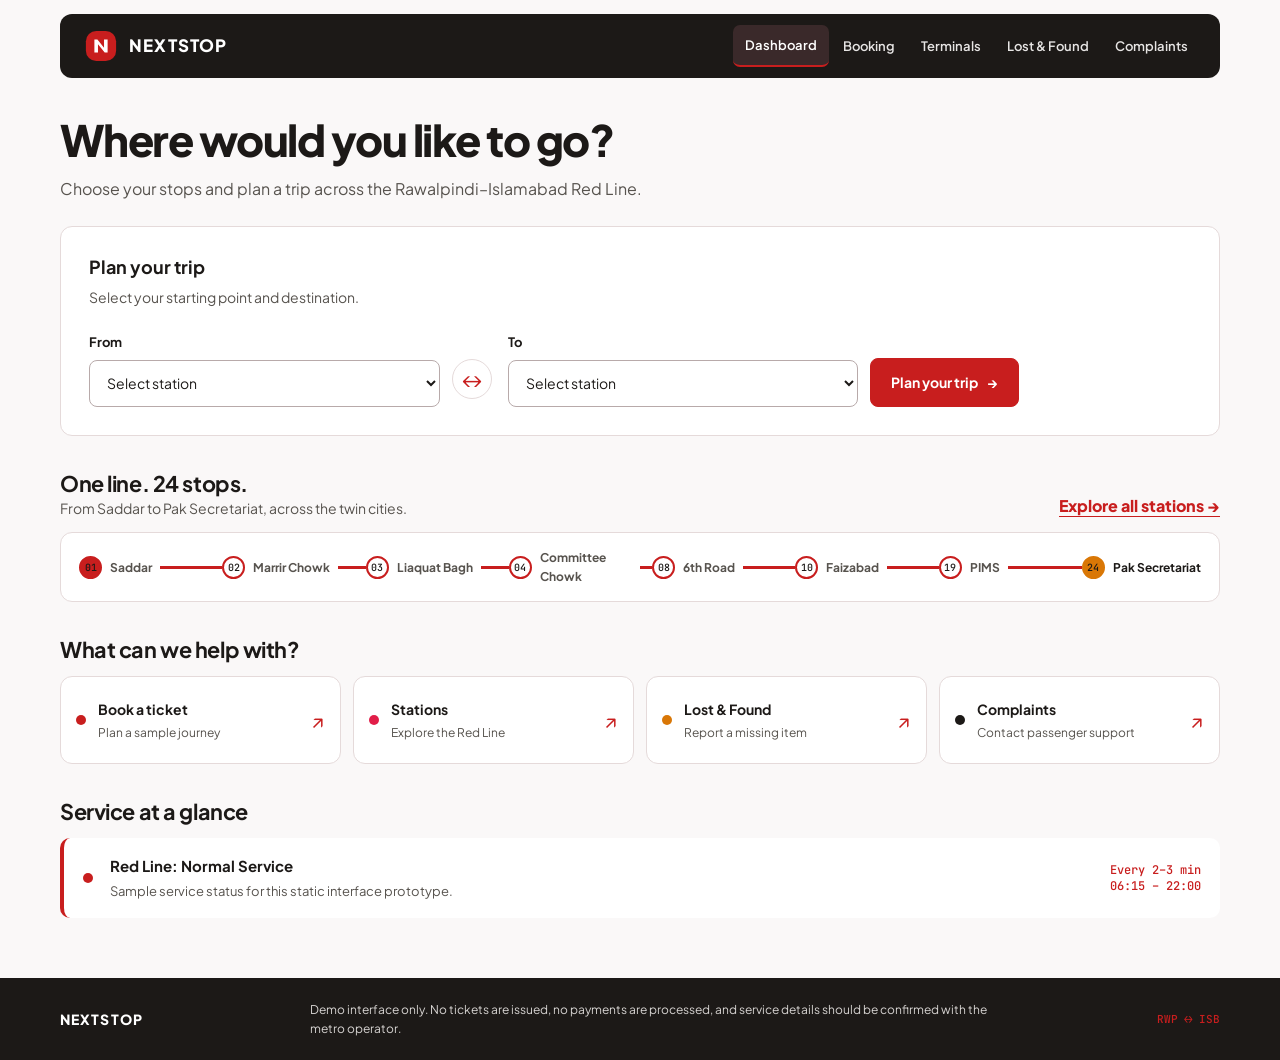
<file: index.html>
<!doctype html>
<html lang="en">
  <head>
    <meta charset="utf-8" />
    <meta name="viewport" content="width=device-width, initial-scale=1" />
    <meta
      name="description"
      content="Plan a journey on the NextStop Rawalpindi–Islamabad metro system."
    />
    <title>NextStop — Metro journey planner</title>
    <link rel="preconnect" href="https://fonts.googleapis.com" />
    <link rel="preconnect" href="https://fonts.gstatic.com" crossorigin />
    <link rel="stylesheet" href="style.css" />
  </head>
  <body>
    <header class="site-header">
      <nav class="navbar" aria-label="Main navigation">
        <a class="brand" href="index.html" aria-label="NextStop home">
          <svg class="brand-mark" viewBox="0 0 36 36" aria-hidden="true">
            <rect x="2" y="2" width="32" height="32" rx="11" fill="#C81E1E" />
            <path
              d="M11 25V11h3.2l7 8.8V11H25v14h-3.1l-7.1-8.9V25z"
              fill="#FFFFFF"
            />
          </svg>
          NEXTSTOP
        </a>
        <div class="nav-links">
          <a href="index.html" aria-current="page">Dashboard</a>
          <a href="booking.html">Booking</a>
          <a href="terminals.html">Terminals</a>
          <a href="lost-found.html">Lost &amp; Found</a>
          <a href="complaints.html">Complaints</a>
        </div>
      </nav>
    </header>
    <main>
      <header class="page-heading">
        <h1 id="hero-title">Where would you like to go?</h1>
        <p>Choose your stops and plan a trip across the Rawalpindi–Islamabad Red Line.</p>
      </header>
      <section class="panel panel-pad journey-panel" aria-labelledby="journey-title">
        <h2 id="journey-title">Plan your trip</h2>
        <p class="panel-intro">Select your starting point and destination.</p>
        <form class="journey-form journey-form-panel" action="booking.html" method="get">
          <div class="field journey-field">
            <label for="from-station">From</label>
            <select id="from-station" name="from">
              <option value="" selected>Select station</option>
              <option>Saddar</option>
              <option>Marrir Chowk</option>
              <option>Liaquat Bagh</option>
              <option>Committee Chowk</option>
              <option>Waris Khan</option>
              <option>Chandni Chowk</option>
              <option>Rehmanabad</option>
              <option>6th Road</option>
              <option>Khatam-e-Nabuwat</option>
              <option>Faizabad</option>
              <option>IJP Road</option>
              <option>Potohar</option>
              <option>Khayaban-e-Johar</option>
              <option>Faiz Ahmed Faiz</option>
              <option>Kashmir Highway</option>
              <option>Chaman</option>
              <option>Ibn-e-Sina</option>
              <option>Katchery</option>
              <option>PIMS</option>
              <option>Stock Exchange</option>
              <option>7th Avenue</option>
              <option>Shaheed-e-Millat</option>
              <option>Parade Ground</option>
              <option>Pak Secretariat</option>
            </select>
          </div>
          <span class="swap-mark" aria-hidden="true">↔</span>
          <div class="field journey-field">
            <label for="to-station">To</label>
            <select id="to-station" name="to">
              <option value="" selected>Select station</option>
              <option>Saddar</option>
              <option>Marrir Chowk</option>
              <option>Liaquat Bagh</option>
              <option>Committee Chowk</option>
              <option>Waris Khan</option>
              <option>Chandni Chowk</option>
              <option>Rehmanabad</option>
              <option>6th Road</option>
              <option>Khatam-e-Nabuwat</option>
              <option>Faizabad</option>
              <option>IJP Road</option>
              <option>Potohar</option>
              <option>Khayaban-e-Johar</option>
              <option>Faiz Ahmed Faiz</option>
              <option>Kashmir Highway</option>
              <option>Chaman</option>
              <option>Ibn-e-Sina</option>
              <option>Katchery</option>
              <option>PIMS</option>
              <option>Stock Exchange</option>
              <option>7th Avenue</option>
              <option>Shaheed-e-Millat</option>
              <option>Parade Ground</option>
              <option>Pak Secretariat</option>
            </select>
          </div>
          <button class="button" type="submit">
            Plan your trip <span aria-hidden="true">→</span>
          </button>
        </form>
      </section>

      <section class="section" aria-labelledby="route-preview-heading">
        <div class="section-title-row">
          <div>
            <h2 id="route-preview-heading">One line. 24 stops.</h2>
            <p>From Saddar to Pak Secretariat, across the twin cities.</p>
          </div>
          <a class="text-link" href="terminals.html"
            >Explore all stations <span aria-hidden="true">→</span></a
          >
        </div>
        <div
          class="route-preview"
          aria-label="Route preview from Saddar to Pak Secretariat"
        >
          <div class="route-preview-track">
            <div class="route-stop"><span class="route-dot">01</span>Saddar</div>
            <div class="route-stop"><span class="route-dot">02</span>Marrir Chowk</div>
            <div class="route-stop"><span class="route-dot">03</span>Liaquat Bagh</div>
            <div class="route-stop"><span class="route-dot">04</span>Committee Chowk</div>
            <div class="route-stop"><span class="route-dot">08</span>6th Road</div>
            <div class="route-stop"><span class="route-dot">10</span>Faizabad</div>
            <div class="route-stop"><span class="route-dot">19</span>PIMS</div>
            <div class="route-stop"><span class="route-dot">24</span>Pak Secretariat</div>
          </div>
        </div>
      </section>

      <section class="section" aria-labelledby="quick-links-heading">
        <div class="section-title-row">
          <div><h2 id="quick-links-heading">What can we help with?</h2></div>
        </div>
        <div class="quick-grid">
          <a class="quick-card" href="booking.html"
            ><span class="quick-dot" aria-hidden="true"></span
            ><span
              ><strong>Book a ticket</strong
              ><small>Plan a sample journey</small></span
            ><span class="quick-arrow" aria-hidden="true">↗</span></a
          >
          <a class="quick-card" href="terminals.html"
            ><span class="quick-dot" aria-hidden="true"></span
            ><span
              ><strong>Stations</strong
              ><small>Explore the Red Line</small></span
            ><span class="quick-arrow" aria-hidden="true">↗</span></a
          >
          <a class="quick-card" href="lost-found.html"
            ><span class="quick-dot" aria-hidden="true"></span
            ><span
              ><strong>Lost &amp; Found</strong
              ><small>Report a missing item</small></span
            ><span class="quick-arrow" aria-hidden="true">↗</span></a
          >
          <a class="quick-card" href="complaints.html"
            ><span class="quick-dot" aria-hidden="true"></span
            ><span
              ><strong>Complaints</strong
              ><small>Contact passenger support</small></span
            ><span class="quick-arrow" aria-hidden="true">↗</span></a
          >
        </div>
      </section>

      <section class="section" aria-labelledby="service-heading">
        <div class="section-title-row">
          <h2 id="service-heading">Service at a glance</h2>
        </div>
        <div class="status-card">
          <span class="status-light" aria-hidden="true"></span>
          <div>
            <h2>Red Line: Normal Service</h2>
            <p>Sample service status for this static interface prototype.</p>
          </div>
          <span class="status-meta">Every 2–3 min<br />06:15 – 22:00</span>
        </div>
      </section>
    </main>
    <footer class="site-footer">
      <div class="footer-inner">
        <span class="footer-brand">NEXTSTOP</span>
        <p>
          Demo interface only. No tickets are issued, no payments are processed,
          and service details should be confirmed with the metro operator.
        </p>
        <span class="footer-mono">RWP ↔ ISB</span>
      </div>
    </footer>
  </body>
</html>
</file>
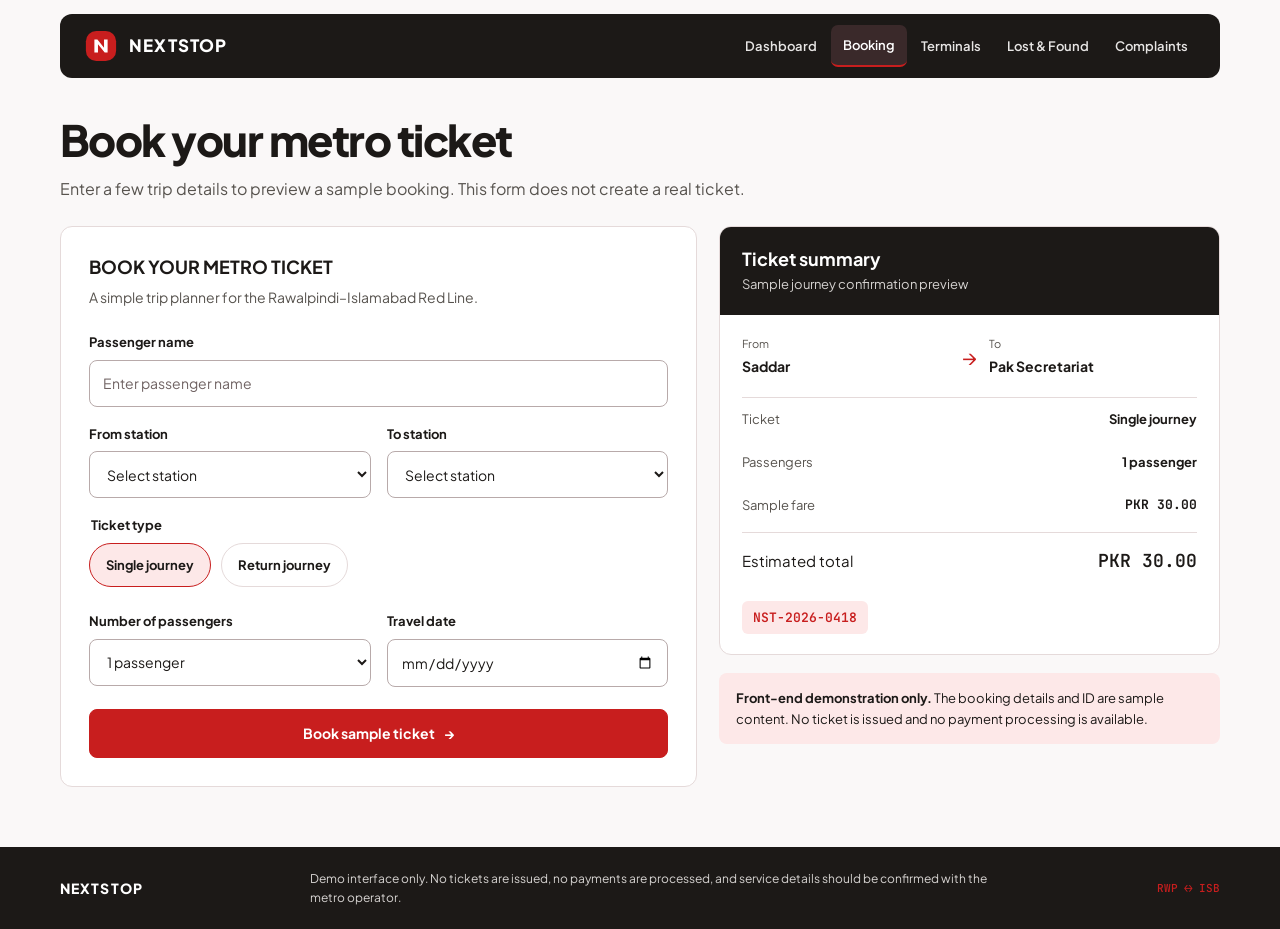
<file: booking.html>
<!doctype html>
<html lang="en">
  <head>
    <meta charset="utf-8" />
    <meta name="viewport" content="width=device-width, initial-scale=1" />
    <meta
      name="description"
      content="Preview the NextStop metro ticket booking interface."
    />
    <title>Book a ticket — NextStop</title>
    <link rel="preconnect" href="https://fonts.googleapis.com" />
    <link rel="preconnect" href="https://fonts.gstatic.com" crossorigin />
    <link rel="stylesheet" href="style.css" />
  </head>
  <body>
    <header class="site-header">
      <nav class="navbar" aria-label="Main navigation">
        <a class="brand" href="index.html" aria-label="NextStop home"
          ><svg class="brand-mark" viewBox="0 0 36 36" aria-hidden="true">
            <rect x="2" y="2" width="32" height="32" rx="11" fill="#C81E1E" />
            <path
              d="M11 25V11h3.2l7 8.8V11H25v14h-3.1l-7.1-8.9V25z"
              fill="#FFFFFF"
            /></svg
          >NEXTSTOP</a
        >
        <div class="nav-links">
          <a href="index.html">Dashboard</a
          ><a href="booking.html" aria-current="page">Booking</a
          ><a href="terminals.html">Terminals</a
          ><a href="lost-found.html">Lost &amp; Found</a
          ><a href="complaints.html">Complaints</a>
        </div>
      </nav>
    </header>
    <main>
      <header class="page-heading">
        <h1>Book your metro ticket</h1>
        <p>
          Enter a few trip details to preview a sample booking. This form does
          not create a real ticket.
        </p>
      </header>
      <div class="split-layout">
        <section class="panel panel-pad" aria-labelledby="booking-form-title">
          <h2 id="booking-form-title">BOOK YOUR METRO TICKET</h2>
          <p class="panel-intro">
            A simple trip planner for the Rawalpindi–Islamabad Red Line.
          </p>
          <form action="#" method="get">
            <div class="form-grid">
              <div class="field field-full">
                <label for="passenger-name">Passenger name</label
                ><input
                  id="passenger-name"
                  name="passenger"
                  type="text"
                  placeholder="Enter passenger name"
                  autocomplete="name"
                />
              </div>
              <div class="field">
                <label for="booking-from">From station</label
                ><select id="booking-from" name="from">
                  <option value="" selected>Select station</option>
                  <option>Saddar</option>
                  <option>Marrir Chowk</option>
                  <option>Liaquat Bagh</option>
                  <option>Committee Chowk</option>
                  <option>Waris Khan</option>
                  <option>Chandni Chowk</option>
                  <option>Rehmanabad</option>
                  <option>6th Road</option>
                  <option>Khatam-e-Nabuwat</option>
                  <option>Faizabad</option>
                  <option>IJP Road</option>
                  <option>Potohar</option>
                  <option>Khayaban-e-Johar</option>
                  <option>Faiz Ahmed Faiz</option>
                  <option>Kashmir Highway</option>
                  <option>Chaman</option>
                  <option>Ibn-e-Sina</option>
                  <option>Katchery</option>
                  <option>PIMS</option>
                  <option>Stock Exchange</option>
                  <option>7th Avenue</option>
                  <option>Shaheed-e-Millat</option>
                  <option>Parade Ground</option>
                  <option>Pak Secretariat</option>
                </select>
              </div>
              <div class="field">
                <label for="booking-to">To station</label
                ><select id="booking-to" name="to">
                  <option value="" selected>Select station</option>
                  <option>Saddar</option>
                  <option>Marrir Chowk</option>
                  <option>Liaquat Bagh</option>
                  <option>Committee Chowk</option>
                  <option>Waris Khan</option>
                  <option>Chandni Chowk</option>
                  <option>Rehmanabad</option>
                  <option>6th Road</option>
                  <option>Khatam-e-Nabuwat</option>
                  <option>Faizabad</option>
                  <option>IJP Road</option>
                  <option>Potohar</option>
                  <option>Khayaban-e-Johar</option>
                  <option>Faiz Ahmed Faiz</option>
                  <option>Kashmir Highway</option>
                  <option>Chaman</option>
                  <option>Ibn-e-Sina</option>
                  <option>Katchery</option>
                  <option>PIMS</option>
                  <option>Stock Exchange</option>
                  <option>7th Avenue</option>
                  <option>Shaheed-e-Millat</option>
                  <option>Parade Ground</option>
                  <option>Pak Secretariat</option>
                </select>
              </div>
              <fieldset class="field field-full choice-fieldset">
                <legend class="field-label">Ticket type</legend>
                <div class="choice-row">
                  <div class="choice-pill">
                    <input
                      id="single"
                      type="radio"
                      name="ticket-type"
                      value="single"
                      checked
                    /><label for="single">Single journey</label>
                  </div>
                  <div class="choice-pill">
                    <input
                      id="return"
                      type="radio"
                      name="ticket-type"
                      value="return"
                    /><label for="return">Return journey</label>
                  </div>
                </div>
              </fieldset>
              <div class="field">
                <label for="passengers">Number of passengers</label
                ><select id="passengers" name="passengers">
                  <option>1 passenger</option>
                  <option>2 passengers</option>
                  <option>3 passengers</option>
                  <option>4 passengers</option>
                  <option>5 passengers</option>
                </select>
              </div>
              <div class="field">
                <label for="travel-date">Travel date</label
                ><input id="travel-date" name="date" type="date" />
              </div>
            </div>
            <div class="form-actions">
              <button class="button button-block" type="button">
                Book sample ticket <span aria-hidden="true">→</span>
              </button>
            </div>
          </form>
        </section>
        <aside>
          <section class="panel summary-card" aria-labelledby="summary-title">
            <div class="summary-head">
              <h2 id="summary-title">Ticket summary</h2>
              <p>Sample journey confirmation preview</p>
            </div>
            <div class="summary-body">
              <div class="summary-route">
                <div><span>From</span><strong>Saddar</strong></div>
                <span class="route-arrow" aria-hidden="true">→</span>
                <div><span>To</span><strong>Pak Secretariat</strong></div>
              </div>
              <div class="summary-row">
                <span>Ticket</span><strong>Single journey</strong>
              </div>
              <div class="summary-row">
                <span>Passengers</span><strong>1 passenger</strong>
              </div>
              <div class="summary-row">
                <span>Sample fare</span><strong class="mono">PKR 30.00</strong>
              </div>
              <div class="summary-row summary-total">
                <span>Estimated total</span><strong>PKR 30.00</strong>
              </div>
              <span class="booking-id">NST-2026-0418</span>
            </div>
          </section>
          <div class="notice">
            <strong>Front-end demonstration only.</strong> The booking details
            and ID are sample content. No ticket is issued and no payment
            processing is available.
          </div>
        </aside>
      </div>
    </main>
    <footer class="site-footer">
      <div class="footer-inner">
        <span class="footer-brand">NEXTSTOP</span>
        <p>
          Demo interface only. No tickets are issued, no payments are processed,
          and service details should be confirmed with the metro operator.
        </p>
        <span class="footer-mono">RWP ↔ ISB</span>
      </div>
    </footer>
  </body>
</html>
</file>
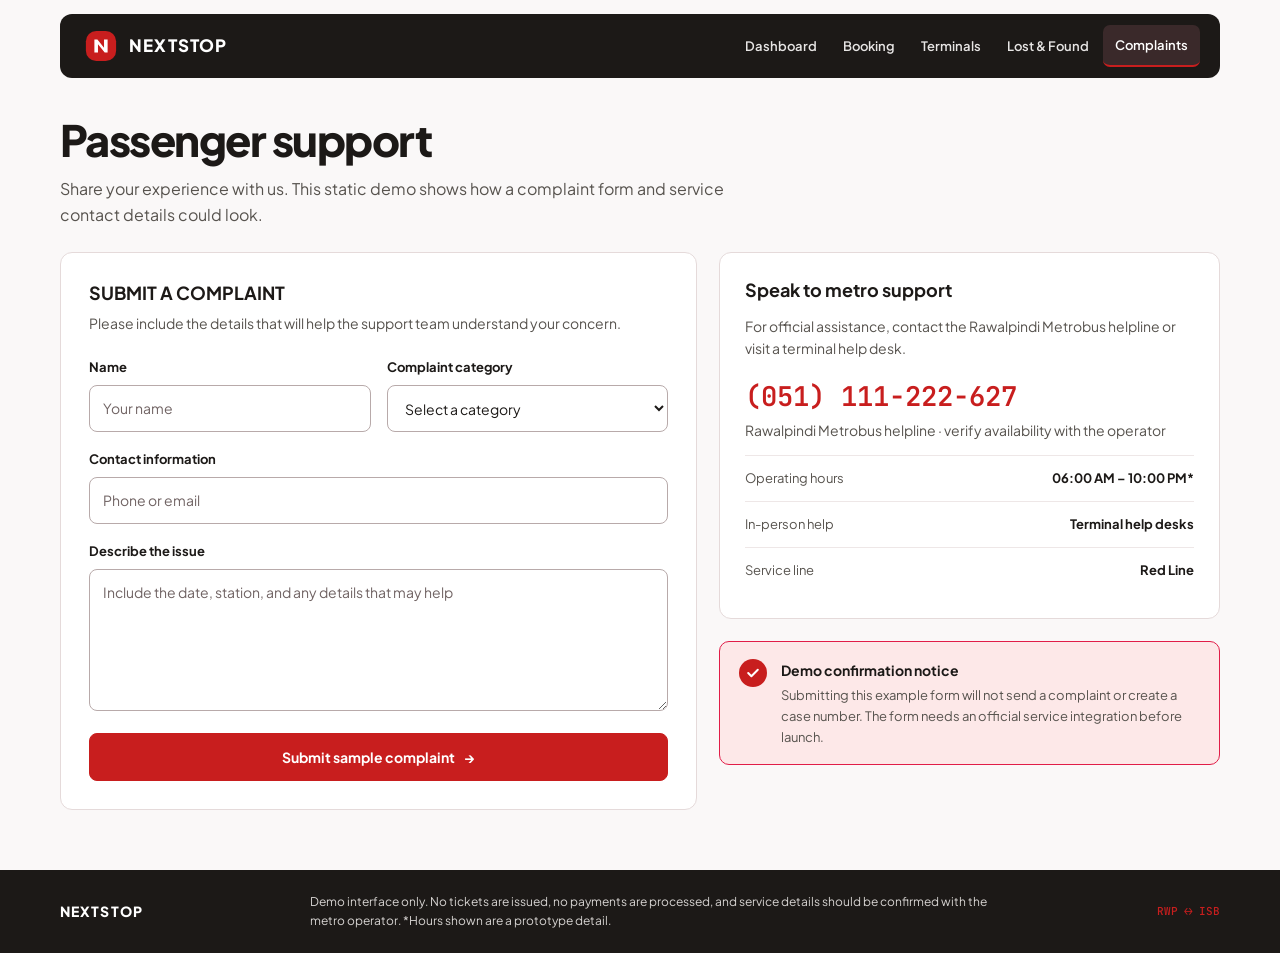
<file: complaints.html>
<!doctype html>
<html lang="en">
  <head>
    <meta charset="utf-8" />
    <meta name="viewport" content="width=device-width, initial-scale=1" />
    <meta
      name="description"
      content="Contact NextStop passenger support with a sample complaint form."
    />
    <title>Complaints — NextStop</title>
    <link rel="preconnect" href="https://fonts.googleapis.com" />
    <link rel="preconnect" href="https://fonts.gstatic.com" crossorigin />
    <link rel="stylesheet" href="style.css" />
  </head>
  <body>
    <header class="site-header">
      <nav class="navbar" aria-label="Main navigation">
        <a class="brand" href="index.html" aria-label="NextStop home"
          ><svg class="brand-mark" viewBox="0 0 36 36" aria-hidden="true">
            <rect x="2" y="2" width="32" height="32" rx="11" fill="#C81E1E" />
            <path
              d="M11 25V11h3.2l7 8.8V11H25v14h-3.1l-7.1-8.9V25z"
              fill="#FFFFFF"
            /></svg
          >NEXTSTOP</a
        >
        <div class="nav-links">
          <a href="index.html">Dashboard</a><a href="booking.html">Booking</a
          ><a href="terminals.html">Terminals</a
          ><a href="lost-found.html">Lost &amp; Found</a
          ><a href="complaints.html" aria-current="page">Complaints</a>
        </div>
      </nav>
    </header>
    <main>
      <header class="page-heading">
        <h1>Passenger support</h1>
        <p>
          Share your experience with us. This static demo shows how a complaint
          form and service contact details could look.
        </p>
      </header>
      <div class="split-layout support-layout">
        <section class="panel panel-pad" aria-labelledby="complaint-form-title">
          <h2 id="complaint-form-title">SUBMIT A COMPLAINT</h2>
          <p class="panel-intro">
            Please include the details that will help the support team
            understand your concern.
          </p>
          <form action="#" method="get">
            <div class="form-grid">
              <div class="field">
                <label for="complaint-name">Name</label
                ><input
                  id="complaint-name"
                  name="name"
                  type="text"
                  placeholder="Your name"
                  autocomplete="name"
                />
              </div>
              <div class="field">
                <label for="complaint-category">Complaint category</label
                ><select id="complaint-category" name="category">
                  <option value="" selected>Select a category</option>
                  <option>Staff Behaviour</option>
                  <option>Cleanliness</option>
                  <option>Ticket Issues</option>
                  <option>Other</option>
                </select>
              </div>
              <div class="field field-full">
                <label for="complaint-contact">Contact information</label
                ><input
                  id="complaint-contact"
                  name="contact"
                  type="text"
                  placeholder="Phone or email"
                  autocomplete="email"
                />
              </div>
              <div class="field field-full">
                <label for="complaint-details">Describe the issue</label
                ><textarea
                  id="complaint-details"
                  name="details"
                  placeholder="Include the date, station, and any details that may help"
                ></textarea>
              </div>
            </div>
            <div class="form-actions">
              <button class="button button-block" type="button">
                Submit sample complaint <span aria-hidden="true">→</span>
              </button>
            </div>
          </form>
        </section>
        <aside>
          <section class="panel support-card" aria-labelledby="support-title">
            <h2 id="support-title">Speak to metro support</h2>
            <p>
              For official assistance, contact the Rawalpindi Metrobus helpline
              or visit a terminal help desk.
            </p>
            <a class="helpline-number" href="tel:+9251111222627"
              >(051) 111-222-627</a
            >
            <p class="support-caption">
              Rawalpindi Metrobus helpline · verify availability with the
              operator
            </p>
            <div class="support-detail">
              <span>Operating hours</span><strong>06:00 AM – 10:00 PM*</strong>
            </div>
            <div class="support-detail">
              <span>In-person help</span><strong>Terminal help desks</strong>
            </div>
            <div class="support-detail">
              <span>Service line</span><strong>Red Line</strong>
            </div>
          </section>
          <section class="confirmation" aria-labelledby="confirmation-title">
            <span class="confirmation-mark" aria-hidden="true"
              ><svg viewBox="0 0 20 20" width="16" height="16" fill="none">
                <path
                  d="m4 10 4 4 8-8"
                  stroke="currentColor"
                  stroke-width="2.5"
                  stroke-linecap="round"
                  stroke-linejoin="round"
                /></svg
            ></span>
            <div>
              <h2 id="confirmation-title">Demo confirmation notice</h2>
              <p>
                Submitting this example form will not send a complaint or create
                a case number. The form needs an official service integration
                before launch.
              </p>
            </div>
          </section>
        </aside>
      </div>
    </main>
    <footer class="site-footer">
      <div class="footer-inner">
        <span class="footer-brand">NEXTSTOP</span>
        <p>
          Demo interface only. No tickets are issued, no payments are processed,
          and service details should be confirmed with the metro operator.
          *Hours shown are a prototype detail.
        </p>
        <span class="footer-mono">RWP ↔ ISB</span>
      </div>
    </footer>
  </body>
</html>
</file>
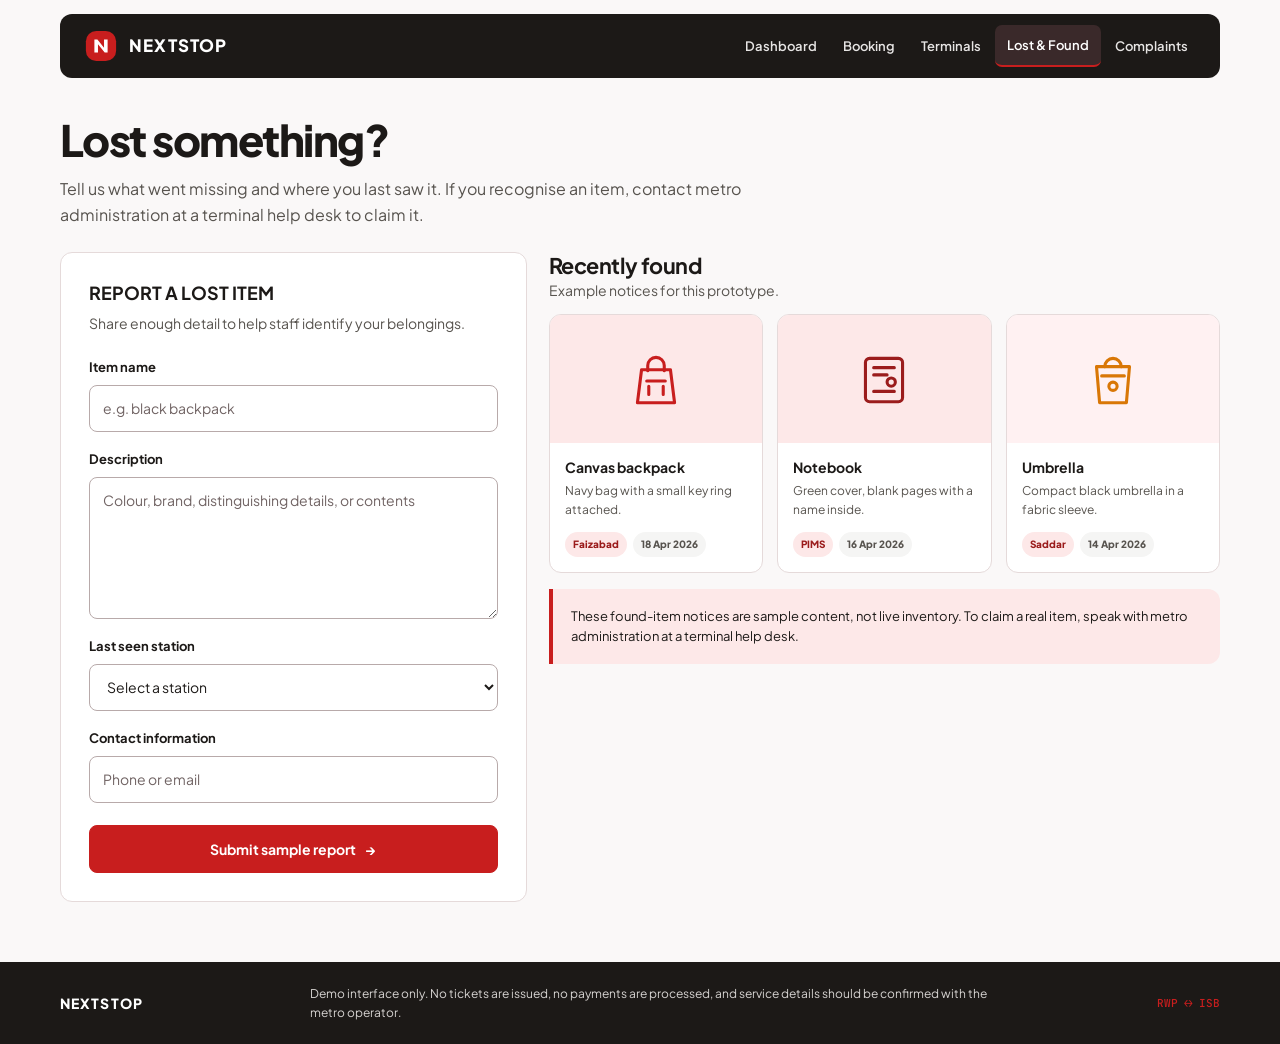
<file: lost-found.html>
<!doctype html>
<html lang="en">
  <head>
    <meta charset="utf-8" />
    <meta name="viewport" content="width=device-width, initial-scale=1" />
    <meta
      name="description"
      content="Report a lost item or view sample found-item notices with NextStop."
    />
    <title>Lost &amp; Found — NextStop</title>
    <link rel="preconnect" href="https://fonts.googleapis.com" />
    <link rel="preconnect" href="https://fonts.gstatic.com" crossorigin />
    <link rel="stylesheet" href="style.css" />
  </head>
  <body>
    <header class="site-header">
      <nav class="navbar" aria-label="Main navigation">
        <a class="brand" href="index.html" aria-label="NextStop home"
          ><svg class="brand-mark" viewBox="0 0 36 36" aria-hidden="true">
            <rect x="2" y="2" width="32" height="32" rx="11" fill="#C81E1E" />
            <path
              d="M11 25V11h3.2l7 8.8V11H25v14h-3.1l-7.1-8.9V25z"
              fill="#FFFFFF"
            /></svg
          >NEXTSTOP</a
        >
        <div class="nav-links">
          <a href="index.html">Dashboard</a><a href="booking.html">Booking</a
          ><a href="terminals.html">Terminals</a
          ><a href="lost-found.html" aria-current="page">Lost &amp; Found</a
          ><a href="complaints.html">Complaints</a>
        </div>
      </nav>
    </header>
    <main>
      <header class="page-heading">
        <h1>Lost something?</h1>
        <p>
          Tell us what went missing and where you last saw it. If you recognise
          an item, contact metro administration at a terminal help desk to claim
          it.
        </p>
      </header>
      <div class="split-layout lost-layout">
        <section class="panel panel-pad" aria-labelledby="lost-form-title">
          <h2 id="lost-form-title">REPORT A LOST ITEM</h2>
          <p class="panel-intro">
            Share enough detail to help staff identify your belongings.
          </p>
          <form action="#" method="get">
            <div class="form-grid">
              <div class="field field-full">
                <label for="item-name">Item name</label
                ><input
                  id="item-name"
                  name="item"
                  type="text"
                  placeholder="e.g. black backpack"
                />
              </div>
              <div class="field field-full">
                <label for="item-description">Description</label
                ><textarea
                  id="item-description"
                  name="description"
                  placeholder="Colour, brand, distinguishing details, or contents"
                ></textarea>
              </div>
              <div class="field field-full">
                <label for="last-seen">Last seen station</label
                ><select id="last-seen" name="station">
                  <option value="" selected>Select a station</option>
                  <option>Saddar</option>
                  <option>Marrir Chowk</option>
                  <option>Liaquat Bagh</option>
                  <option>Committee Chowk</option>
                  <option>Waris Khan</option>
                  <option>Chandni Chowk</option>
                  <option>Rehmanabad</option>
                  <option>6th Road</option>
                  <option>Khatam-e-Nabuwat</option>
                  <option>Faizabad</option>
                  <option>IJP Road</option>
                  <option>Potohar</option>
                  <option>Khayaban-e-Johar</option>
                  <option>Faiz Ahmed Faiz</option>
                  <option>Kashmir Highway</option>
                  <option>Chaman</option>
                  <option>Ibn-e-Sina</option>
                  <option>Katchery</option>
                  <option>PIMS</option>
                  <option>Stock Exchange</option>
                  <option>7th Avenue</option>
                  <option>Shaheed-e-Millat</option>
                  <option>Parade Ground</option>
                  <option>Pak Secretariat</option>
                </select>
              </div>
              <div class="field field-full">
                <label for="contact">Contact information</label
                ><input
                  id="contact"
                  name="contact"
                  type="text"
                  placeholder="Phone or email"
                  autocomplete="email"
                />
              </div>
            </div>
            <div class="form-actions">
              <button class="button button-block" type="button">
                Submit sample report <span aria-hidden="true">→</span>
              </button>
            </div>
          </form>
        </section>
        <section aria-labelledby="found-items-title">
          <div class="section-title-row">
            <div>
              <h2 id="found-items-title">Recently found</h2>
              <p>Example notices for this prototype.</p>
            </div>
          </div>
          <div class="item-grid">
            <article class="panel item-card">
              <div class="item-illustration">
                <svg viewBox="0 0 64 64" fill="none" aria-hidden="true">
                  <path
                    d="M18 23h28l4 32H14l4-32Z"
                    stroke="currentColor"
                    stroke-width="3"
                    stroke-linejoin="round"
                  />
                  <path
                    d="M24 24v-5a8 8 0 0 1 16 0v5M23 34h18M25 39v8M39 39v8"
                    stroke="currentColor"
                    stroke-width="3"
                    stroke-linecap="round"
                  />
                </svg>
              </div>
              <div class="item-card-body">
                <h3>Canvas backpack</h3>
                <p>Navy bag with a small key ring attached.</p>
                <div class="item-meta">
                  <span class="tag">Faizabad</span
                  ><span class="tag tag-date">18 Apr 2026</span>
                </div>
              </div>
            </article>
            <article class="panel item-card">
              <div class="item-illustration">
                <svg viewBox="0 0 64 64" fill="none" aria-hidden="true">
                  <rect
                    x="14"
                    y="12"
                    width="36"
                    height="42"
                    rx="4"
                    stroke="currentColor"
                    stroke-width="3"
                  />
                  <path
                    d="M22 21h20M22 28h13M22 44h20"
                    stroke="currentColor"
                    stroke-width="3"
                    stroke-linecap="round"
                  />
                  <circle
                    cx="39"
                    cy="35"
                    r="4"
                    stroke="currentColor"
                    stroke-width="3"
                  />
                </svg>
              </div>
              <div class="item-card-body">
                <h3>Notebook</h3>
                <p>Green cover, blank pages with a name inside.</p>
                <div class="item-meta">
                  <span class="tag">PIMS</span
                  ><span class="tag tag-date">16 Apr 2026</span>
                </div>
              </div>
            </article>
            <article class="panel item-card">
              <div class="item-illustration">
                <svg viewBox="0 0 64 64" fill="none" aria-hidden="true">
                  <path
                    d="M16 20h32l-3 35H19l-3-35Z"
                    stroke="currentColor"
                    stroke-width="3"
                    stroke-linejoin="round"
                  />
                  <path
                    d="M24 20a8 8 0 0 1 16 0M21 29h22"
                    stroke="currentColor"
                    stroke-width="3"
                    stroke-linecap="round"
                  />
                  <circle
                    cx="32"
                    cy="39"
                    r="4"
                    stroke="currentColor"
                    stroke-width="3"
                  />
                </svg>
              </div>
              <div class="item-card-body">
                <h3>Umbrella</h3>
                <p>Compact black umbrella in a fabric sleeve.</p>
                <div class="item-meta">
                  <span class="tag">Saddar</span
                  ><span class="tag tag-date">14 Apr 2026</span>
                </div>
              </div>
            </article>
          </div>
          <p class="help-note help-note-spaced">
            These found-item notices are sample content, not live inventory. To
            claim a real item, speak with metro administration at a terminal
            help desk.
          </p>
        </section>
      </div>
    </main>
    <footer class="site-footer">
      <div class="footer-inner">
        <span class="footer-brand">NEXTSTOP</span>
        <p>
          Demo interface only. No tickets are issued, no payments are processed,
          and service details should be confirmed with the metro operator.
        </p>
        <span class="footer-mono">RWP ↔ ISB</span>
      </div>
    </footer>
  </body>
</html>
</file>
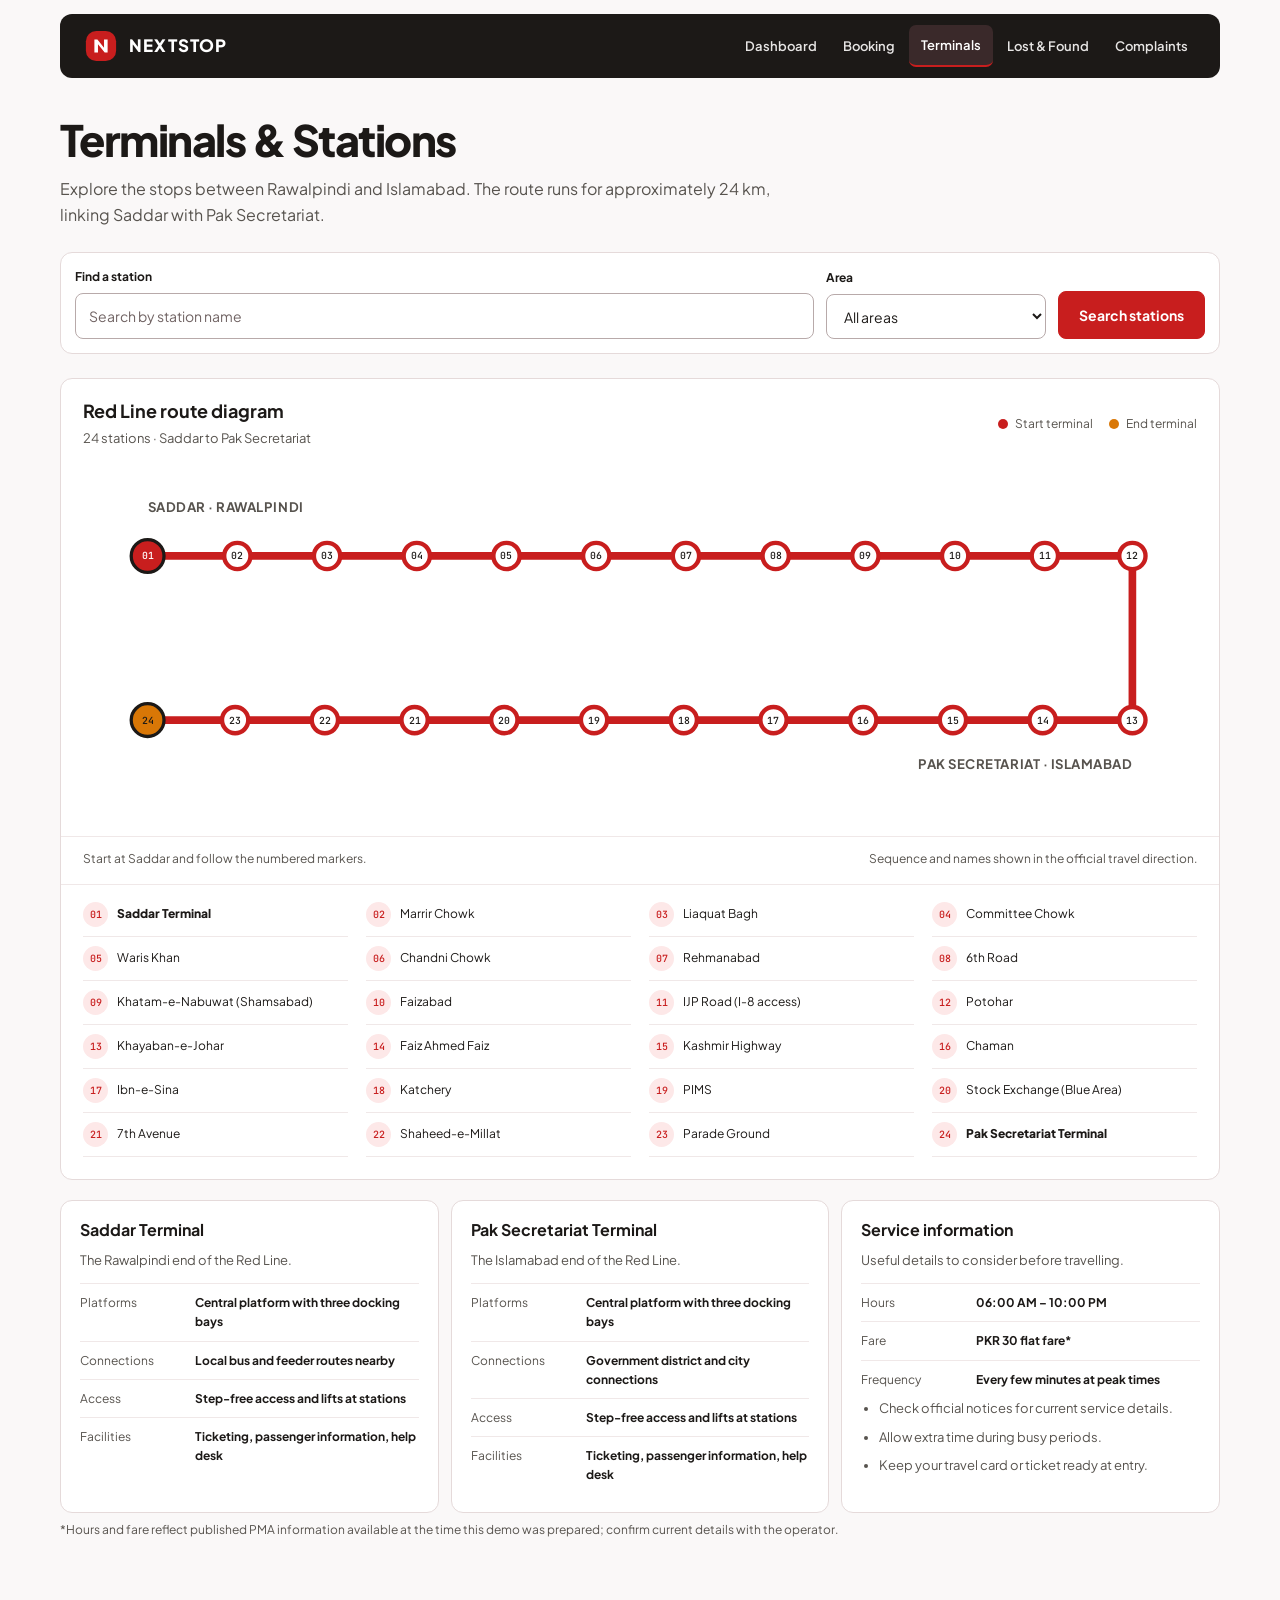
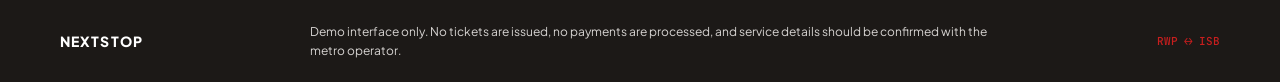
<file: terminals.html>
<!doctype html>
<html lang="en">
<head>
  <meta charset="utf-8">
  <meta name="viewport" content="width=device-width, initial-scale=1">
  <meta name="description" content="Explore all 24 Rawalpindi–Islamabad Red Line stations and terminals.">
  <title>Terminals &amp; Stations — NextStop</title>
  <link rel="preconnect" href="https://fonts.googleapis.com">
  <link rel="preconnect" href="https://fonts.gstatic.com" crossorigin>
  <link rel="stylesheet" href="style.css">
</head>
<body>
  <header class="site-header">
    <nav class="navbar" aria-label="Main navigation">
      <a class="brand" href="index.html" aria-label="NextStop home">
        <svg class="brand-mark" viewBox="0 0 36 36" aria-hidden="true"><rect x="2" y="2" width="32" height="32" rx="11" fill="#C81E1E"/><path d="M11 25V11h3.2l7 8.8V11H25v14h-3.1l-7.1-8.9V25z" fill="#FFFFFF"/></svg>
        NEXTSTOP
      </a>
      <div class="nav-links">
        <a href="index.html">Dashboard</a>
        <a href="booking.html">Booking</a>
        <a href="terminals.html" aria-current="page">Terminals</a>
        <a href="lost-found.html">Lost &amp; Found</a>
        <a href="complaints.html">Complaints</a>
      </div>
    </nav>
  </header>
  <main>
    <header class="page-heading">
      <h1>Terminals &amp; Stations</h1>
      <p>Explore the stops between Rawalpindi and Islamabad. The route runs for approximately 24 km, linking Saddar with Pak Secretariat.</p>
    </header>

    <form class="search-bar" action="#stations" method="get" role="search">
      <div class="field">
        <label for="station-search">Find a station</label>
        <input id="station-search" name="q" type="search" placeholder="Search by station name">
      </div>
      <div class="field">
        <label for="station-area">Area</label>
        <select id="station-area" name="area">
          <option>All areas</option>
          <option>Rawalpindi</option>
          <option>Islamabad</option>
        </select>
      </div>
      <button class="button" type="button">Search stations</button>
    </form>

    <section class="panel diagram-card" aria-labelledby="diagram-title">
      <div class="diagram-top">
        <div>
          <h2 id="diagram-title">Red Line route diagram</h2>
          <p>24 stations · Saddar to Pak Secretariat</p>
        </div>
        <div class="diagram-key" aria-label="Station legend">
          <span class="key-item"><span class="key-dot"></span>Start terminal</span>
          <span class="key-item"><span class="key-dot end"></span>End terminal</span>
        </div>
      </div>
      <div class="diagram-scroll" role="region" aria-label="Scrollable Red Line diagram" tabindex="0">
        <svg class="route-svg" viewBox="0 0 1040 340" role="img" aria-labelledby="route-title route-description">
          <title id="route-title">Twenty-four stops from Saddar to Pak Secretariat</title>
          <desc id="route-description">A two-row route diagram with numbered stations in travel order. The full station names follow below.</desc>
          <path class="line-track" d="M70 95 H970 V245 H70"/>
          <g>
            <circle class="node node-start" cx="70" cy="95" r="15"/><text class="station-number" x="70" y="95">01</text>
            <circle class="node" cx="152" cy="95" r="12"/><text class="station-number" x="152" y="95">02</text>
            <circle class="node" cx="234" cy="95" r="12"/><text class="station-number" x="234" y="95">03</text>
            <circle class="node" cx="316" cy="95" r="12"/><text class="station-number" x="316" y="95">04</text>
            <circle class="node" cx="398" cy="95" r="12"/><text class="station-number" x="398" y="95">05</text>
            <circle class="node" cx="480" cy="95" r="12"/><text class="station-number" x="480" y="95">06</text>
            <circle class="node" cx="562" cy="95" r="12"/><text class="station-number" x="562" y="95">07</text>
            <circle class="node" cx="644" cy="95" r="12"/><text class="station-number" x="644" y="95">08</text>
            <circle class="node" cx="726" cy="95" r="12"/><text class="station-number" x="726" y="95">09</text>
            <circle class="node" cx="808" cy="95" r="12"/><text class="station-number" x="808" y="95">10</text>
            <circle class="node" cx="890" cy="95" r="12"/><text class="station-number" x="890" y="95">11</text>
            <circle class="node" cx="970" cy="95" r="12"/><text class="station-number" x="970" y="95">12</text>
            <circle class="node" cx="970" cy="245" r="12"/><text class="station-number" x="970" y="245">13</text>
            <circle class="node" cx="888" cy="245" r="12"/><text class="station-number" x="888" y="245">14</text>
            <circle class="node" cx="806" cy="245" r="12"/><text class="station-number" x="806" y="245">15</text>
            <circle class="node" cx="724" cy="245" r="12"/><text class="station-number" x="724" y="245">16</text>
            <circle class="node" cx="642" cy="245" r="12"/><text class="station-number" x="642" y="245">17</text>
            <circle class="node" cx="560" cy="245" r="12"/><text class="station-number" x="560" y="245">18</text>
            <circle class="node" cx="478" cy="245" r="12"/><text class="station-number" x="478" y="245">19</text>
            <circle class="node" cx="396" cy="245" r="12"/><text class="station-number" x="396" y="245">20</text>
            <circle class="node" cx="314" cy="245" r="12"/><text class="station-number" x="314" y="245">21</text>
            <circle class="node" cx="232" cy="245" r="12"/><text class="station-number" x="232" y="245">22</text>
            <circle class="node" cx="150" cy="245" r="12"/><text class="station-number" x="150" y="245">23</text>
            <circle class="node node-end" cx="70" cy="245" r="15"/><text class="station-number" x="70" y="245">24</text>
          </g>
          <text class="route-direction" x="70" y="55">SADDAR · RAWALPINDI</text>
          <text class="route-direction" x="970" y="290" text-anchor="end">PAK SECRETARIAT · ISLAMABAD</text>
        </svg>
      </div>
      <div class="route-caption">
        <span>Start at Saddar and follow the numbered markers.</span>
        <span>Sequence and names shown in the official travel direction.</span>
      </div>
      <ol id="stations" class="station-list">
        <li>Saddar Terminal</li>
        <li>Marrir Chowk</li>
        <li>Liaquat Bagh</li>
        <li>Committee Chowk</li>
        <li>Waris Khan</li>
        <li>Chandni Chowk</li>
        <li>Rehmanabad</li>
        <li>6th Road</li>
        <li>Khatam-e-Nabuwat (Shamsabad)</li>
        <li>Faizabad</li>
        <li>IJP Road (I-8 access)</li>
        <li>Potohar</li>
        <li>Khayaban-e-Johar</li>
        <li>Faiz Ahmed Faiz</li>
        <li>Kashmir Highway</li>
        <li>Chaman</li>
        <li>Ibn-e-Sina</li>
        <li>Katchery</li>
        <li>PIMS</li>
        <li>Stock Exchange (Blue Area)</li>
        <li>7th Avenue</li>
        <li>Shaheed-e-Millat</li>
        <li>Parade Ground</li>
        <li>Pak Secretariat Terminal</li>
      </ol>
    </section>

    <section class="info-grid" aria-label="Terminal and service information">
      <article class="panel info-card">
        <h2>Saddar Terminal</h2>
        <p>The Rawalpindi end of the Red Line.</p>
        <dl>
          <div><dt>Platforms</dt><dd>Central platform with three docking bays</dd></div>
          <div><dt>Connections</dt><dd>Local bus and feeder routes nearby</dd></div>
          <div><dt>Access</dt><dd>Step-free access and lifts at stations</dd></div>
          <div><dt>Facilities</dt><dd>Ticketing, passenger information, help desk</dd></div>
        </dl>
      </article>
      <article class="panel info-card">
        <h2>Pak Secretariat Terminal</h2>
        <p>The Islamabad end of the Red Line.</p>
        <dl>
          <div><dt>Platforms</dt><dd>Central platform with three docking bays</dd></div>
          <div><dt>Connections</dt><dd>Government district and city connections</dd></div>
          <div><dt>Access</dt><dd>Step-free access and lifts at stations</dd></div>
          <div><dt>Facilities</dt><dd>Ticketing, passenger information, help desk</dd></div>
        </dl>
      </article>
      <article class="panel info-card">
        <h2>Service information</h2>
        <p>Useful details to consider before travelling.</p>
        <dl>
          <div><dt>Hours</dt><dd>06:00 AM – 10:00 PM</dd></div>
          <div><dt>Fare</dt><dd>PKR 30 flat fare*</dd></div>
          <div><dt>Frequency</dt><dd>Every few minutes at peak times</dd></div>
        </dl>
        <ul class="tip-list">
          <li>Check official notices for current service details.</li>
          <li>Allow extra time during busy periods.</li>
          <li>Keep your travel card or ticket ready at entry.</li>
        </ul>
      </article>
    </section>
    <p class="form-hint source-note">*Hours and fare reflect published PMA information available at the time this demo was prepared; confirm current details with the operator.</p>
  </main>
  <footer class="site-footer">
    <div class="footer-inner">
      <span class="footer-brand">NEXTSTOP</span>
      <p>Demo interface only. No tickets are issued, no payments are processed, and service details should be confirmed with the metro operator.</p>
      <span class="footer-mono">RWP ↔ ISB</span>
    </div>
  </footer>
</body>
</html>
</file>
<file: style.css>
@import url("https://fonts.googleapis.com/css2?family=JetBrains+Mono:wght@400;500;600&family=Plus+Jakarta+Sans:wght@400;500;600;700;800&display=swap");

:root {
  color-scheme: light;
  --charcoal: #1C1917;
  --red: #C81E1E;
  --red-hover: #9B1C1C;
  --rose: #E11D48;
  --amber: #D97706;
  --ground: #FAF8F8;
  --surface: #FFFFFF;
  --border: #E5DADA;
  --ink: #1C1917;
  --muted: #57534E;
  --soft-red: #FDE8E8;
  --soft-rose: #FFF1F2;
  --soft-gold: #FEF3C7;
  --font-sans: "Plus Jakarta Sans", sans-serif;
  --font-mono: "JetBrains Mono", monospace;
  --radius: 12px;
  --radius-small: 8px;
  --content: 1160px;
}

*,
*::before,
*::after {
  box-sizing: border-box;
}
html {
  scroll-behavior: smooth;
}
body {
  margin: 0;
  background: var(--ground);
  color: var(--ink);
  font-family: var(--font-sans);
  font-size: 16px;
  line-height: 1.6;
  -webkit-font-smoothing: antialiased;
}
a {
  color: inherit;
}
button,
input,
select,
textarea {
  font: inherit;
}
button,
a,
input,
select,
textarea {
  -webkit-tap-highlight-color: transparent;
}
:focus-visible {
  outline: 3px solid var(--red);
  outline-offset: 3px;
}

.site-header {
  padding: 20px 24px 0;
}
.navbar {
  max-width: var(--content);
  min-height: 76px;
  margin: 0 auto;
  padding: 12px 20px 12px 24px;
  display: flex;
  align-items: center;
  justify-content: space-between;
  gap: 20px;
  color: #fff;
  background: var(--charcoal);
  border-radius: 20px;
}
.brand {
  display: inline-flex;
  align-items: center;
  gap: 11px;
  color: #fff;
  text-decoration: none;
  font-size: 17px;
  font-weight: 800;
  letter-spacing: 0.07em;
  white-space: nowrap;
}
.brand-mark {
  width: 34px;
  height: 34px;
  flex: none;
}
.nav-links {
  display: flex;
  align-items: center;
  justify-content: flex-end;
  gap: 4px;
}
.nav-links a {
  padding: 10px 12px;
  border-radius: 10px;
  color: #E7E5E4;
  text-decoration: none;
  font-size: 13px;
  font-weight: 600;
  white-space: nowrap;
  transition:
    background-color 0.18s ease,
    color 0.18s ease;
}
.nav-links a:hover,
.nav-links a[aria-current="page"] {
  color: #fff;
  background: #3A292A;
}
.nav-links a[aria-current="page"] {
  border-bottom: 2px solid var(--red);
}

main {
  width: min(var(--content), calc(100% - 48px));
  margin: 0 auto;
  padding: 48px 0 76px;
}
.page-heading {
  margin: 0 0 28px;
}
.page-heading h1,
.hero h1 {
  margin: 0;
  color: var(--charcoal);
  font-size: clamp(2rem, 4.1vw, 3.15rem);
  line-height: 1.12;
  letter-spacing: -0.045em;
  font-weight: 800;
}
.page-heading p {
  max-width: 690px;
  margin: 12px 0 0;
  color: var(--muted);
}
.eyebrow::before {
  content: "";
  width: 21px;
  height: 3px;
  background: var(--red);
  border-radius: 2px;
}
.eyebrow-light::before {
  background: var(--red);
}
.choice-fieldset {
  margin: 0;
  padding: 0;
  border: 0;
}
.help-note-spaced {
  margin-top: 16px;
}
.source-note {
  margin-top: 14px;
}
.support-caption {
  margin-top: 0;
  font-size: 12px;
}

.hero {
  position: relative;
  overflow: hidden;
  padding: clamp(30px, 5vw, 58px);
  color: #fff;
  background: var(--charcoal);
  border-radius: 26px;
}
.hero::after {
  content: "";
  position: absolute;
  right: -84px;
  top: -140px;
  width: 360px;
  height: 360px;
  border: 34px solid rgba(200, 30, 30, 0.12);
  border-radius: 50%;
  pointer-events: none;
}
.hero h1 {
  max-width: 690px;
  color: #fff;
  font-size: clamp(2.35rem, 5vw, 4.1rem);
}
.hero-copy {
  position: relative;
  z-index: 1;
  max-width: 620px;
  margin: 12px 0 30px;
  color: #D6D3D1;
}
.journey-form {
  position: relative;
  z-index: 1;
  display: grid;
  grid-template-columns: minmax(0, 1fr) 44px minmax(0, 1fr) auto;
  align-items: end;
  gap: 12px;
  max-width: 930px;
}
.journey-field {
  min-width: 0;
}
.journey-field label {
  color: #D6D3D1;
}
.journey-field select {
  min-height: 54px;
  border: 0;
}
.journey-field select:focus-visible {
  outline-color: var(--red);
}
.swap-mark {
  align-self: center;
  display: grid;
  place-items: center;
  width: 40px;
  height: 40px;
  margin-top: 20px;
  border: 1px solid #8B7E7E;
  border-radius: 50%;
  color: var(--red);
  font-size: 20px;
}
.hero .button {
  min-height: 54px;
  padding-inline: 21px;
  white-space: nowrap;
}

.button {
  display: inline-flex;
  align-items: center;
  justify-content: center;
  gap: 9px;
  min-height: 48px;
  padding: 12px 20px;
  border: 2px solid var(--red);
  border-radius: 12px;
  background: var(--red);
  color: #fff;
  text-align: center;
  text-decoration: none;
  font-size: 14px;
  font-weight: 800;
  cursor: pointer;
  transition:
    background-color 0.18s ease,
    border-color 0.18s ease,
    transform 0.18s ease;
}
.button:hover {
  border-color: var(--red-hover);
  background: var(--red-hover);
  transform: translateY(-1px);
}
.button-secondary {
  border-color: var(--border);
  background: #fff;
  color: var(--charcoal);
}
.button-secondary:hover {
  border-color: var(--red);
  background: var(--soft-red);
}
.button-teal {
  border-color: var(--red);
  background: var(--red);
  color: #fff;
}
.button-teal:hover {
  border-color: var(--red-hover);
  background: var(--red-hover);
}
.button-block {
  width: 100%;
}

.section {
  margin-top: 42px;
}
.section-title-row {
  display: flex;
  align-items: end;
  justify-content: space-between;
  gap: 20px;
  margin-bottom: 17px;
}
.section-title-row h2,
.section-heading {
  margin: 0;
  color: var(--charcoal);
  font-size: clamp(1.25rem, 2vw, 1.65rem);
  line-height: 1.25;
  letter-spacing: -0.025em;
}
.section-title-row p {
  margin: 0;
  color: var(--muted);
  font-size: 14px;
}
.text-link {
  color: var(--red);
  font-weight: 800;
  text-decoration-thickness: 1px;
  text-underline-offset: 4px;
  white-space: nowrap;
}
.route-preview {
  overflow-x: auto;
  padding: 19px 21px;
  background: var(--surface);
  border: 1px solid var(--border);
  border-radius: var(--radius);
  scrollbar-color: var(--red) transparent;
}
.route-preview-track {
  display: flex;
  align-items: center;
  min-width: 780px;
}
.route-stop {
  position: relative;
  display: flex;
  flex: 1;
  align-items: center;
  gap: 8px;
  min-width: 0;
  color: var(--muted);
  font-size: 12px;
  font-weight: 700;
}
.route-stop:not(:last-child)::after {
  content: "";
  height: 3px;
  flex: 1;
  min-width: 12px;
  background: var(--red);
}
.route-dot {
  display: grid;
  place-items: center;
  flex: none;
  width: 25px;
  height: 25px;
  border: 3px solid var(--red);
  border-radius: 50%;
  background: #fff;
  color: var(--charcoal);
  font: 500 10px var(--font-mono);
}
.route-stop:first-child .route-dot {
  background: var(--red);
}
.route-stop:last-child .route-dot {
  border-color: var(--amber);
  background: var(--amber);
}
.route-stop:last-child {
  flex: 0 0 auto;
  color: var(--charcoal);
}

.quick-grid {
  display: grid;
  grid-template-columns: repeat(4, minmax(0, 1fr));
  gap: 16px;
}
.quick-card {
  display: flex;
  align-items: center;
  gap: 14px;
  min-height: 112px;
  padding: 19px;
  background: var(--surface);
  border: 1px solid var(--border);
  border-radius: var(--radius);
  text-decoration: none;
  transition:
    border-color 0.18s ease,
    transform 0.18s ease;
}
.quick-card:hover {
  border-color: var(--red);
  transform: translateY(-2px);
}
.quick-dot {
  width: 14px;
  height: 14px;
  flex: none;
  border-radius: 50%;
  background: var(--red);
}
.quick-card:nth-child(2) .quick-dot {
  background: var(--rose);
}
.quick-card:nth-child(3) .quick-dot {
  background: var(--amber);
}
.quick-card:nth-child(4) .quick-dot {
  background: var(--amber);
}
.quick-card strong {
  display: block;
  font-size: 14px;
}
.quick-card small {
  display: block;
  margin-top: 3px;
  color: var(--muted);
  font-size: 12px;
}
.quick-arrow {
  margin-left: auto;
  color: var(--red);
  font-size: 20px;
}

.status-card {
  display: grid;
  grid-template-columns: auto 1fr auto;
  align-items: center;
  gap: 17px;
  padding: 20px 23px;
  background: var(--soft-red);
  border-radius: var(--radius);
}
.status-light {
  width: 13px;
  height: 13px;
  border-radius: 50%;
  background: #C81E1E;
}
.status-card h2 {
  margin: 0;
  font-size: 15px;
}
.status-card p {
  margin: 3px 0 0;
  color: var(--muted);
  font-size: 13px;
}
.status-meta {
  color: var(--red);
  font: 500 12px var(--font-mono);
  text-align: right;
}

.panel {
  background: var(--surface);
  border: 1px solid var(--border);
  border-radius: var(--radius);
}
.panel-pad {
  padding: clamp(21px, 3vw, 32px);
}
.split-layout {
  display: grid;
  grid-template-columns: minmax(0, 1.12fr) minmax(320px, 0.88fr);
  align-items: start;
  gap: 22px;
}
.split-layout.equal {
  grid-template-columns: repeat(2, minmax(0, 1fr));
}
.panel h2,
.panel h3 {
  margin: 0;
  color: var(--charcoal);
  line-height: 1.3;
}
.panel h2 {
  font-size: 18px;
}
.panel h3 {
  font-size: 16px;
}
.panel-intro {
  margin: 8px 0 23px;
  color: var(--muted);
  font-size: 14px;
}

.form-grid {
  display: grid;
  grid-template-columns: repeat(2, minmax(0, 1fr));
  gap: 17px 16px;
}
.field {
  min-width: 0;
}
.field-full {
  grid-column: 1 / -1;
}
.field label,
.field-label {
  display: block;
  margin-bottom: 7px;
  color: var(--charcoal);
  font-size: 13px;
  font-weight: 700;
}
.field input,
.field select,
.field textarea,
.search-control {
  display: block;
  width: 100%;
  min-height: 47px;
  padding: 11px 13px;
  border: 1px solid #B8AAAA;
  border-radius: var(--radius-small);
  background: #fff;
  color: var(--ink);
  font-size: 14px;
}
.field input::placeholder,
.field textarea::placeholder,
.search-control::placeholder {
  color: #706363;
  opacity: 1;
}
.field textarea {
  min-height: 142px;
  resize: vertical;
}
.field select:invalid {
  color: #706363;
}
.form-hint {
  margin: 7px 0 0;
  color: var(--muted);
  font-size: 12px;
}
.form-actions {
  margin-top: 22px;
}
.choice-row {
  display: flex;
  flex-wrap: wrap;
  gap: 10px;
}
.choice-pill {
  position: relative;
}
.choice-pill input {
  position: absolute;
  width: 1px;
  height: 1px;
  opacity: 0;
}
.choice-pill label {
  display: inline-flex;
  align-items: center;
  min-height: 44px;
  padding: 9px 16px;
  border: 1px solid var(--border);
  border-radius: 999px;
  background: #fff;
  color: var(--ink);
  font-size: 13px;
  font-weight: 700;
  cursor: pointer;
}
.choice-pill input:checked + label {
  border-color: var(--red);
  background: var(--soft-red);
  color: var(--charcoal);
}
.choice-pill input:focus-visible + label {
  outline: 3px solid var(--red);
  outline-offset: 3px;
}

.summary-card {
  overflow: hidden;
}
.summary-head {
  padding: 23px 25px;
  background: var(--charcoal);
  color: #fff;
}
.summary-head h2 {
  color: #fff;
}
.summary-head p {
  margin: 4px 0 0;
  color: #D6D3D1;
  font-size: 13px;
}
.summary-body {
  padding: 24px 25px;
}
.summary-route {
  display: grid;
  grid-template-columns: 1fr auto 1fr;
  align-items: center;
  gap: 12px;
  padding-bottom: 19px;
  border-bottom: 1px solid var(--border);
}
.summary-route span {
  display: block;
  color: var(--muted);
  font-size: 11px;
}
.summary-route strong {
  font-size: 14px;
}
.summary-route .route-arrow {
  color: var(--red);
  font-size: 21px;
}
.summary-row {
  display: flex;
  justify-content: space-between;
  gap: 15px;
  padding: 11px 0;
  color: var(--muted);
  font-size: 13px;
}
.summary-row strong {
  color: var(--charcoal);
  font-weight: 700;
  text-align: right;
}
.summary-total {
  margin-top: 5px;
  padding-top: 16px;
  border-top: 1px solid var(--border);
  color: var(--charcoal);
  font-size: 15px;
}
.summary-total strong {
  font: 600 18px var(--font-mono);
}
.mono {
  font-family: var(--font-mono);
  font-variant-numeric: tabular-nums;
}
.booking-id {
  display: inline-block;
  margin-top: 17px;
  padding: 8px 11px;
  border-radius: 8px;
  background: var(--soft-red);
  color: var(--red);
  font: 600 13px var(--font-mono);
}
.notice {
  margin-top: 18px;
  padding: 15px 17px;
  border-radius: 12px;
  background: var(--soft-gold);
  color: #78350F;
  font-size: 13px;
}
.notice strong {
  color: #451A03;
}

.search-bar {
  display: grid;
  grid-template-columns: minmax(0, 1fr) 220px auto;
  align-items: end;
  gap: 12px;
  padding: 17px;
  margin: 24px 0;
  background: var(--surface);
  border: 1px solid var(--border);
  border-radius: var(--radius);
}
.search-bar .field label {
  font-size: 12px;
}
.search-bar .field input,
.search-bar .field select {
  min-height: 45px;
}
.diagram-card {
  overflow: hidden;
  margin-top: 25px;
}
.diagram-top {
  display: flex;
  align-items: center;
  justify-content: space-between;
  gap: 20px;
  padding: 24px 27px 0;
}
.diagram-top h2 {
  margin: 0;
  font-size: 19px;
}
.diagram-top p {
  margin: 5px 0 0;
  color: var(--muted);
  font-size: 13px;
}
.diagram-key {
  display: flex;
  gap: 16px;
  color: var(--muted);
  font-size: 12px;
  white-space: nowrap;
}
.key-item {
  display: inline-flex;
  align-items: center;
  gap: 7px;
}
.key-dot {
  width: 10px;
  height: 10px;
  border-radius: 50%;
  background: var(--red);
}
.key-dot.end {
  background: var(--amber);
}
.diagram-scroll {
  overflow-x: auto;
  padding: 10px 10px 20px;
}
.route-svg {
  display: block;
  width: 100%;
  min-width: 900px;
  height: auto;
}
.route-svg text {
  font-family: var(--font-sans);
  fill: var(--ink);
}
.route-svg .station-name {
  font-size: 11px;
  font-weight: 600;
}
.route-svg .station-number {
  font: 500 9px var(--font-mono);
  fill: var(--charcoal);
  text-anchor: middle;
  dominant-baseline: central;
}
.route-svg .line-track {
  stroke: var(--red);
  stroke-width: 7;
  fill: none;
  stroke-linecap: round;
  stroke-linejoin: round;
}
.route-svg .node {
  fill: #fff;
  stroke: var(--red);
  stroke-width: 4;
}
.route-svg .node-start {
  fill: var(--red);
  stroke: var(--charcoal);
  stroke-width: 3;
}
.route-svg .node-start + .station-number {
  fill: #fff;
}
.route-svg .node-end {
  fill: var(--amber);
  stroke: var(--charcoal);
  stroke-width: 3;
}
.route-caption {
  display: flex;
  justify-content: space-between;
  gap: 16px;
  padding: 14px 25px 20px;
  border-top: 1px solid #F0E8E8;
  color: var(--muted);
  font-size: 12px;
}
.station-list {
  display: grid;
  grid-template-columns: repeat(4, minmax(0, 1fr));
  gap: 0 20px;
  margin: 22px 0 0;
  padding: 0;
  list-style: none;
  counter-reset: station;
}
.station-list li {
  display: flex;
  align-items: baseline;
  gap: 9px;
  min-height: 42px;
  padding: 9px 0;
  border-bottom: 1px solid #F0E8E8;
  font-size: 13px;
}
.station-list li::before {
  counter-increment: station;
  content: counter(station, decimal-leading-zero);
  color: var(--red);
  font: 500 11px var(--font-mono);
}
.station-list li:first-child {
  font-weight: 800;
}
.station-list li:last-child {
  font-weight: 800;
}
.info-grid {
  display: grid;
  grid-template-columns: repeat(3, minmax(0, 1fr));
  align-items: start;
  gap: 16px;
  margin-top: 25px;
}
.info-card {
  min-height: 100%;
  padding: 22px;
}
.info-card h2 {
  margin-bottom: 14px;
  font-size: 17px;
}
.info-card p {
  margin: 0 0 12px;
  color: var(--muted);
  font-size: 13px;
}
.info-card dl {
  margin: 0;
}
.info-card dl div {
  display: grid;
  grid-template-columns: 105px 1fr;
  gap: 10px;
  padding: 9px 0;
  border-top: 1px solid #F0E8E8;
  font-size: 12px;
}
.info-card dt {
  color: var(--muted);
}
.info-card dd {
  margin: 0;
  color: var(--ink);
  font-weight: 700;
}
.tip-list {
  margin: 0;
  padding-left: 18px;
  color: var(--muted);
  font-size: 13px;
}
.tip-list li + li {
  margin-top: 8px;
}

.lost-layout {
  grid-template-columns: minmax(300px, 0.82fr) minmax(0, 1.18fr);
}
.item-grid {
  display: grid;
  grid-template-columns: repeat(3, minmax(0, 1fr));
  gap: 14px;
}
.item-card {
  overflow: hidden;
}
.item-illustration {
  display: grid;
  place-items: center;
  height: 128px;
  background: var(--soft-red);
  color: var(--red);
}
.item-card:nth-child(2) .item-illustration {
  background: var(--soft-red);
  color: #9B1C1C;
}
.item-card:nth-child(3) .item-illustration {
  background: var(--soft-rose);
  color: #D97706;
}
.item-illustration svg {
  width: 66px;
  height: 66px;
}
.item-card-body {
  padding: 15px;
}
.item-card h3 {
  margin: 0;
  font-size: 14px;
}
.item-card p {
  margin: 5px 0 0;
  color: var(--muted);
  font-size: 12px;
}
.item-meta {
  display: flex;
  flex-wrap: wrap;
  gap: 6px;
  margin-top: 12px;
}
.tag {
  display: inline-flex;
  align-items: center;
  min-height: 25px;
  padding: 3px 8px;
  border-radius: 999px;
  background: var(--soft-red);
  color: var(--red-hover);
  font-size: 10px;
  font-weight: 800;
}
.tag-date {
  background: #F5F5F4;
  color: #57534E;
}
.help-note {
  padding: 17px 18px;
  border-left: 4px solid var(--red);
  border-radius: 0 12px 12px 0;
  background: var(--soft-red);
  color: var(--ink);
  font-size: 13px;
}

.support-layout {
  grid-template-columns: minmax(0, 1.12fr) minmax(300px, 0.88fr);
}
.support-card {
  padding: 25px;
  background: var(--charcoal);
  border-color: var(--charcoal);
  color: #fff;
}
.support-card h2,
.support-card h3 {
  color: #fff;
}
.support-card p {
  color: #D6D3D1;
  font-size: 14px;
}
.helpline-number {
  display: block;
  margin: 18px 0 5px;
  color: var(--red);
  font: 600 clamp(1.2rem, 2.5vw, 1.7rem) var(--font-mono);
  text-decoration: none;
}
.support-detail {
  display: flex;
  justify-content: space-between;
  gap: 16px;
  padding: 12px 0;
  border-top: 1px solid #493536;
  color: #D6D3D1;
  font-size: 13px;
}
.support-detail strong {
  color: #fff;
  text-align: right;
}
.confirmation {
  display: flex;
  align-items: flex-start;
  gap: 14px;
  margin-top: 22px;
  padding: 17px 19px;
  border: 1px solid var(--rose);
  border-radius: 14px;
  background: var(--soft-red);
}
.confirmation-mark {
  display: grid;
  place-items: center;
  flex: none;
  width: 28px;
  height: 28px;
  border-radius: 50%;
  background: var(--red);
  color: #fff;
  font-weight: 800;
}
.confirmation h2 {
  margin: 0;
  font-size: 14px;
}
.confirmation p {
  margin: 4px 0 0;
  color: var(--muted);
  font-size: 13px;
}

.site-footer {
  padding: 25px 24px;
  background: var(--charcoal);
  color: #D6D3D1;
}
.footer-inner {
  display: flex;
  align-items: center;
  justify-content: space-between;
  gap: 22px;
  width: min(var(--content), 100%);
  margin: 0 auto;
}
.footer-brand {
  color: #fff;
  font-size: 14px;
  font-weight: 800;
  letter-spacing: 0.08em;
}
.site-footer p {
  max-width: 680px;
  margin: 0;
  font-size: 12px;
  line-height: 1.6;
}
.footer-mono {
  color: var(--red);
  font: 500 11px var(--font-mono);
  white-space: nowrap;
}

@media (max-width: 940px) {
  .nav-links {
    gap: 0;
  }
  .nav-links a {
    padding-inline: 9px;
    font-size: 12px;
  }
  .quick-grid {
    grid-template-columns: repeat(2, minmax(0, 1fr));
  }
  .info-grid {
    grid-template-columns: 1fr 1fr;
  }
  .info-card:last-child {
    grid-column: 1 / -1;
  }
  .split-layout,
  .split-layout.equal,
  .lost-layout,
  .support-layout {
    grid-template-columns: 1fr 1fr;
  }
  .lost-layout {
    grid-template-columns: minmax(280px, 0.78fr) minmax(0, 1.22fr);
  }
  .item-grid {
    grid-template-columns: 1fr;
  }
  .item-card {
    display: grid;
    grid-template-columns: 118px 1fr;
  }
  .item-illustration {
    height: 100%;
    min-height: 115px;
  }
}
@media (max-width: 700px) {
  .site-header {
    padding: 12px 12px 0;
  }
  .navbar {
    min-height: 0;
    align-items: flex-start;
    flex-direction: column;
    gap: 10px;
    padding: 14px 15px 10px;
    border-radius: 16px;
  }
  .brand {
    font-size: 15px;
  }
  .brand-mark {
    width: 30px;
    height: 30px;
  }
  .nav-links {
    width: calc(100% + 4px);
    justify-content: flex-start;
    overflow-x: auto;
    padding: 0 0 4px;
    scrollbar-width: thin;
  }
  .nav-links a {
    flex: none;
    padding: 9px 10px;
    font-size: 12px;
  }
  main {
    width: calc(100% - 32px);
    padding: 33px 0 55px;
  }
  .hero {
    padding: 29px 22px;
    border-radius: 21px;
  }
  .hero h1 {
    max-width: 520px;
    font-size: clamp(2.25rem, 10vw, 3.3rem);
  }
  .hero-copy {
    margin-bottom: 22px;
  }
  .journey-form {
    grid-template-columns: 1fr 34px 1fr;
    gap: 8px;
  }
  .journey-field select {
    min-height: 50px;
  }
  .swap-mark {
    width: 32px;
    height: 32px;
    font-size: 17px;
  }
  .journey-form .button {
    grid-column: 1 / -1;
    width: 100%;
  }
  .section {
    margin-top: 32px;
  }
  .section-title-row {
    align-items: flex-start;
    flex-direction: column;
    gap: 7px;
  }
  .status-card {
    grid-template-columns: auto 1fr;
    gap: 14px;
    padding: 17px;
  }
  .status-meta {
    grid-column: 2;
    text-align: left;
  }
  .split-layout,
  .split-layout.equal,
  .lost-layout,
  .support-layout {
    grid-template-columns: 1fr;
  }
  .form-grid {
    grid-template-columns: 1fr;
  }
  .field-full {
    grid-column: auto;
  }
  .search-bar {
    grid-template-columns: 1fr 1fr;
    gap: 11px;
    padding: 14px;
  }
  .search-bar .field:first-child {
    grid-column: 1 / -1;
  }
  .search-bar .button {
    grid-column: 1 / -1;
  }
  .diagram-top {
    align-items: flex-start;
    flex-direction: column;
    padding: 20px 19px 0;
  }
  .route-caption {
    flex-direction: column;
    padding-inline: 19px;
  }
  .station-list {
    grid-template-columns: repeat(2, minmax(0, 1fr));
    gap: 0 14px;
  }
  .info-grid {
    grid-template-columns: 1fr;
  }
  .info-card:last-child {
    grid-column: auto;
  }
  .item-grid {
    grid-template-columns: 1fr;
  }
  .item-card {
    grid-template-columns: 105px 1fr;
  }
  .item-illustration {
    min-height: 118px;
  }
  .footer-inner {
    align-items: flex-start;
    flex-direction: column;
    gap: 9px;
  }
}
@media (max-width: 390px) {
  .quick-grid {
    gap: 10px;
  }
  .quick-card {
    min-height: 100px;
    gap: 11px;
    padding: 14px 12px;
  }
  .quick-card strong {
    font-size: 13px;
  }
  .quick-card small {
    font-size: 11px;
  }
  .quick-dot {
    width: 11px;
    height: 11px;
  }
  .panel-pad {
    padding: 18px;
  }
  .summary-head,
  .summary-body {
    padding-inline: 18px;
  }
  .station-list {
    grid-template-columns: 1fr 1fr;
  }
}
@media (prefers-reduced-motion: reduce) {
  *,
  *::before,
  *::after {
    scroll-behavior: auto !important;
    transition-duration: 0.01ms !important;
  }
}

/* Simple transit UI refinements */
.site-header { padding-top: 14px; }
.navbar { min-height: 64px; border-radius: 12px; padding-block: 10px; }
.nav-links { gap: 2px; }
.nav-links a { border-radius: 7px; font-size: 13px; }
.nav-links a[aria-current="page"] { border-bottom: 2px solid var(--red); }
main { padding-top: 38px; padding-bottom: 60px; }
.page-heading { margin-bottom: 24px; }
.page-heading h1 { font-size: clamp(2rem, 3.5vw, 2.7rem); letter-spacing: -.035em; }
.page-heading p { max-width: 720px; }
.hero { padding: clamp(26px, 4vw, 42px); border-radius: 16px; }
.hero::after { display: none; }
.hero h1 { max-width: 640px; font-size: clamp(2.25rem, 4.5vw, 3.4rem); letter-spacing: -.04em; }
.hero-copy { margin: 10px 0 24px; }
.button { min-height: 44px; border-width: 1px; border-radius: 8px; font-weight: 700; }
.button:hover { transform: none; }
.section { margin-top: 34px; }
.section-title-row { margin-bottom: 13px; }
.section-title-row h2, .section-heading { font-size: 1.35rem; letter-spacing: -.02em; }
.route-preview, .panel, .quick-card, .search-bar { border-radius: 12px; }
.route-preview { padding: 15px 18px; }
.route-dot { width: 23px; height: 23px; border-width: 2px; }
.quick-grid { gap: 12px; }
.quick-card { min-height: 88px; padding: 15px; gap: 12px; }
.quick-card:hover { transform: none; }
.quick-dot,
.quick-card:nth-child(2) .quick-dot,
.quick-card:nth-child(3) .quick-dot,
.quick-card:nth-child(4) .quick-dot { width: 10px; height: 10px;  }
.quick-card:nth-child(4) .quick-dot { background: var(--charcoal); }
.quick-card small { font-size: 12px; }
.status-card { padding: 16px 19px; border-left: 4px solid var(--red); border-radius: 10px; background: #fff; }
.status-light { width: 10px; height: 10px;  }
.panel { border-color: #E5DADA; }
.panel-pad { padding: clamp(20px, 2.5vw, 28px); }
.field input,
.field select,
.field textarea { border-color: #B8AAAA; border-radius: 8px; }
.field input:focus,
.field select:focus,
.field textarea:focus { border-color: var(--red); }
.summary-head { padding: 20px 22px; }
.summary-body { padding: 20px 22px; }
.booking-id { border-radius: 6px; }
.notice { border-radius: 8px; background: var(--soft-red); color: var(--charcoal); }
.notice strong { color: var(--charcoal); }
.search-bar { padding: 14px; }
.diagram-card { margin-top: 20px; }
.diagram-top { padding: 20px 22px 0; }
.diagram-top h2 { font-size: 18px; }
.diagram-scroll { padding: 4px 10px 12px; }
.route-svg { min-width: 820px; }
.route-svg .route-direction { fill: var(--muted); font-size: 12px; font-weight: 700; letter-spacing: .04em; }
.route-caption { padding: 12px 22px 15px; }
.diagram-card .station-list { margin: 0; padding: 8px 22px 22px; border-top: 1px solid #F0E8E8; }
.station-list { grid-template-columns: repeat(4, minmax(0, 1fr)); gap: 0 18px; }
.station-list li { align-items: center; min-height: 44px; gap: 9px; font-size: 12px; }
.station-list li::before { display: inline-grid; place-items: center; width: 25px; height: 25px; flex: none; border-radius: 50%; background: var(--soft-red); color: var(--red); font-size: 10px; }
.info-grid { gap: 12px; margin-top: 20px; }
.info-card { padding: 19px; }
.info-card h2 { margin-bottom: 10px; font-size: 16px; }
.support-card { background: #fff; border-color: #E5DADA; color: var(--charcoal); }
.support-card h2, .support-card h3 { color: var(--charcoal); }
.support-card p { color: var(--muted); }
.support-card .helpline-number { color: var(--red); }
.support-detail { border-color: #EEE7E7; color: var(--muted); }
.support-detail strong { color: var(--charcoal); }
.confirmation { border-color: #E11D48; border-radius: 10px; }
.site-footer { padding-block: 22px; }

@media (max-width: 940px) {
  .station-list { grid-template-columns: repeat(3, minmax(0, 1fr)); }
}
@media (max-width: 700px) {
  .site-header { padding: 10px 10px 0; }
  .navbar { border-radius: 10px; }
  main { padding-top: 30px; padding-bottom: 44px; }
  .hero { padding: 25px 19px; border-radius: 13px; }
  .hero h1 { font-size: clamp(2.1rem, 9vw, 3rem); }
  .section { margin-top: 28px; }
  .station-list { grid-template-columns: repeat(2, minmax(0, 1fr)); gap: 0 10px; }
  .diagram-top { padding: 18px 17px 0; }
  .diagram-card .station-list { padding: 8px 17px 18px; }
  .route-caption { padding-inline: 17px; }
}

.journey-panel { margin-top: 0; }
.journey-form-panel .journey-field label { color: var(--charcoal); }
.journey-form-panel .journey-field select { border: 1px solid #B8AAAA; }
.journey-form-panel .swap-mark { border-color: var(--border); color: var(--red); }
@media (max-width: 700px) {
  .journey-panel { padding: 20px; }
}
</file>
